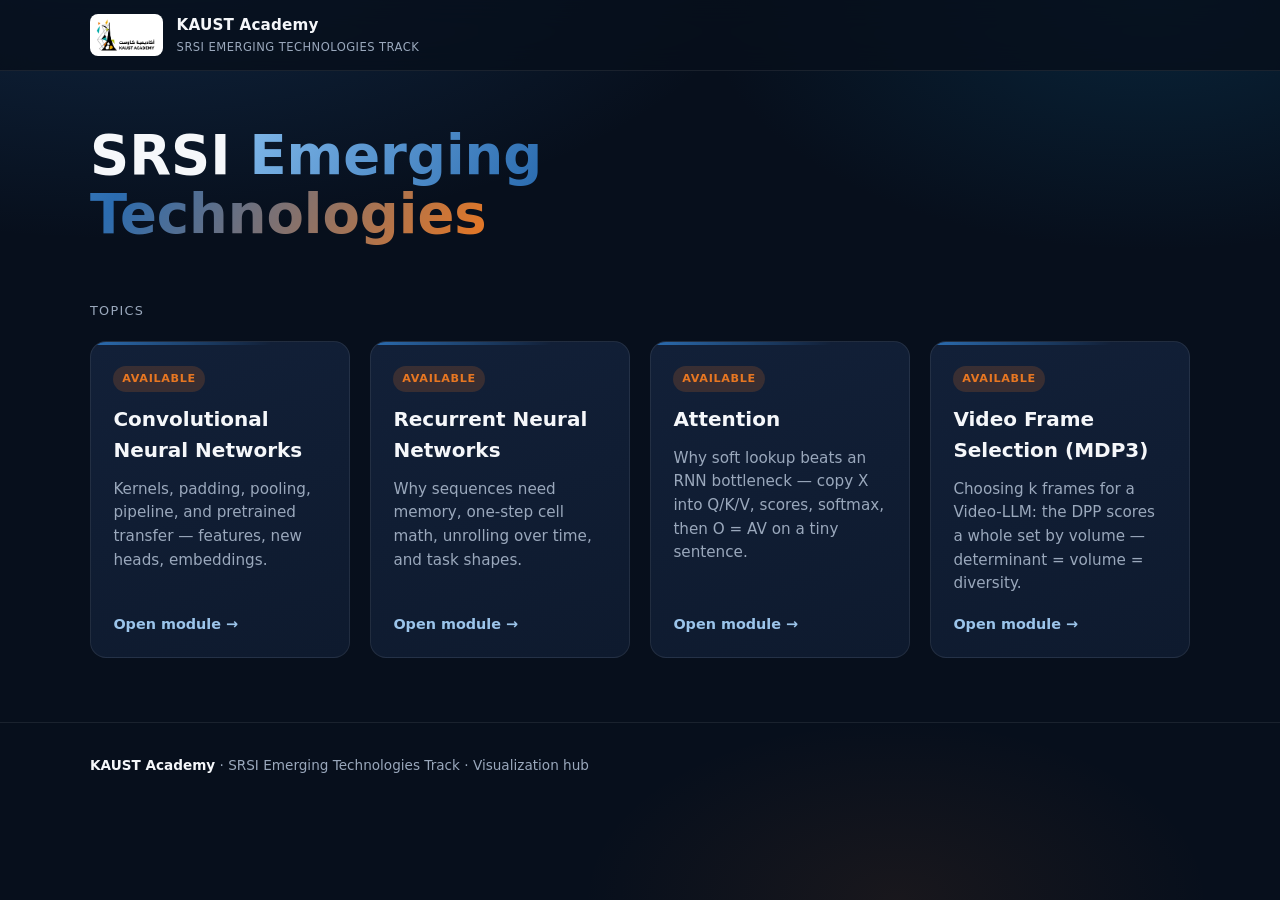
<file: docs/index.html>
<!DOCTYPE html>
<html lang="en">
  <head>
    <meta charset="utf-8" />
    <meta name="viewport" content="width=device-width, initial-scale=1" />
    <title>SRSI Emerging Technologies Track · Visualizations</title>
    <meta
      name="description"
      content="KAUST Academy SRSI Emerging Technologies Track — CNN, RNN, and Attention visualizations and teaching videos."
    />
    <link rel="stylesheet" href="./css/site.css" />
  </head>
  <body>
    <header class="site-header">
      <div class="wrap header-inner">
        <a class="brand" href="./index.html">
          <img src="./img/kaust-academy.png" alt="KAUST Academy" />
          <div class="brand-text">
            <strong>KAUST Academy</strong>
            <span>SRSI Emerging Technologies Track</span>
          </div>
        </a>
      </div>
    </header>

    <main>
      <section class="hero wrap">
        <h1>SRSI <em>Emerging Technologies</em></h1>
      </section>

      <section class="wrap">
        <p class="section-label">Topics</p>
        <div class="topic-grid" id="topic-grid"></div>
      </section>
    </main>

    <footer class="site-footer">
      <div class="wrap">
        <strong>KAUST Academy</strong> · SRSI Emerging Technologies Track · Visualization hub
      </div>
    </footer>

    <script src="./js/topics-data.js"></script>
    <script>
      (function () {
        const grid = document.getElementById("topic-grid");
        const topics = (window.SRSI && window.SRSI.topics) || [];
        grid.innerHTML = topics
          .map((t) => {
            const live = t.status === "available";
            const inner = `
              <span class="badge ${live ? "live" : "soon"}">${live ? "Available" : "Coming soon"}</span>
              <h2>${t.title}</h2>
              <p>${t.blurb || ""}</p>
              ${live ? `<span class="card-cta">Open module →</span>` : ""}
            `;
            if (live) {
              return `<a class="topic-card available" data-reveal href="./${t.href}">${inner}</a>`;
            }
            return `<div class="topic-card coming_soon" data-reveal aria-disabled="true">${inner}</div>`;
          })
          .join("");
      })();
    </script>
    <script src="./js/site.js"></script>
  </body>
</html>
</file>
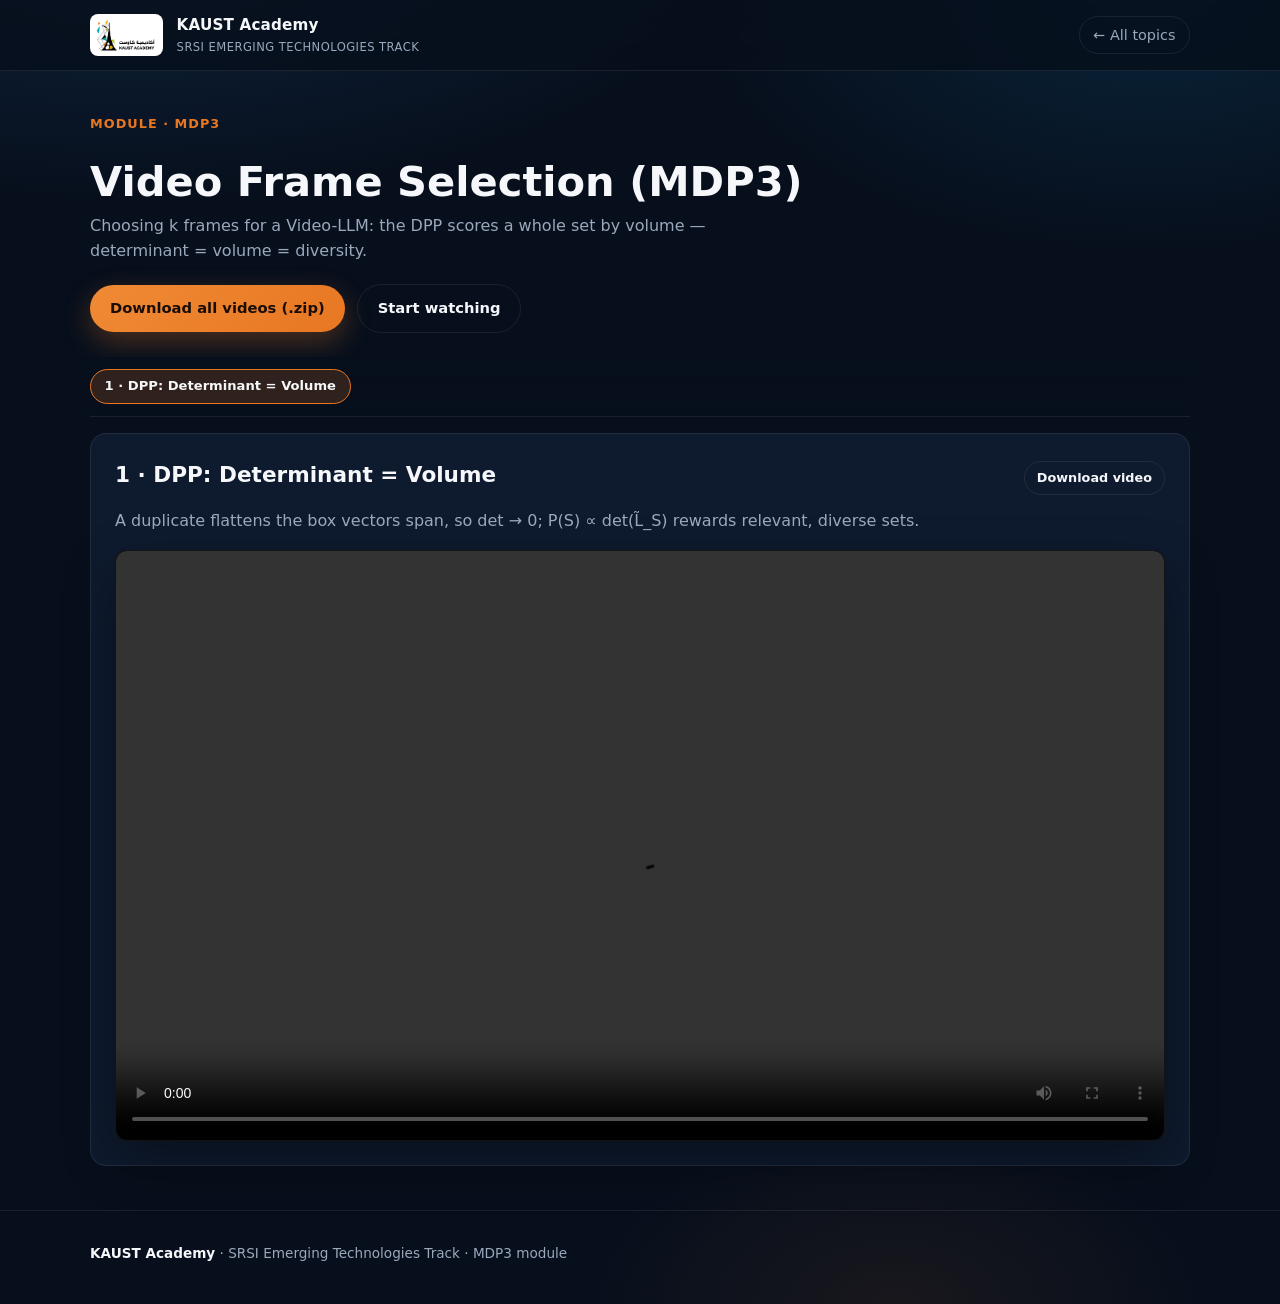
<file: docs/topics/mdp3.html>
<!DOCTYPE html>
<html lang="en">
  <head>
    <meta charset="utf-8" />
    <meta name="viewport" content="width=device-width, initial-scale=1" />
    <title>Video Frame Selection (MDP3) · SRSI Emerging Technologies Track</title>
    <meta
      name="description"
      content="How MDP3 chooses frames for Video-LLMs — the DPP scores a whole set by volume: determinant = volume = diversity."
    />
    <link rel="stylesheet" href="../css/site.css" />
  </head>
  <body>
    <header class="site-header">
      <div class="wrap header-inner">
        <a class="brand" href="../index.html">
          <img src="../img/kaust-academy.png" alt="KAUST Academy" />
          <div class="brand-text">
            <strong>KAUST Academy</strong>
            <span>SRSI Emerging Technologies Track</span>
          </div>
        </a>
        <a class="nav-link" href="../index.html">← All topics</a>
      </div>
    </header>

    <main class="wrap">
      <div class="topic-hero" id="topic-hero">
        <!-- filled by JS -->
      </div>

      <nav class="section-nav" id="section-nav" aria-label="Sections"></nav>
      <div id="sections"></div>
    </main>

    <footer class="site-footer">
      <div class="wrap">
        <strong>KAUST Academy</strong> · SRSI Emerging Technologies Track · MDP3 module
      </div>
    </footer>

    <script src="../js/topics-data.js"></script>
    <script>
      (function () {
        const topic = (window.SRSI.topics || []).find((t) => t.id === "mdp3");
        if (!topic) return;

        const hero = document.getElementById("topic-hero");
        hero.innerHTML = `
          <div>
            <div class="hero-kicker">Module · MDP3</div>
            <h1>${topic.title}</h1>
            <p class="lede">${topic.blurb}</p>
          </div>
          <div class="topic-actions">
            <a class="btn btn-orange" href="../${topic.zip}" download>Download all videos (.zip)</a>
            <a class="btn btn-ghost" href="#${topic.sections[0].id}">Start watching</a>
          </div>
        `;

        const nav = document.getElementById("section-nav");
        nav.innerHTML = topic.sections
          .map(
            (s, i) =>
              `<a href="#${s.id}"${i === 0 ? ' class="is-active"' : ""}>${s.title.replace(/^(\d+)\s*·\s*/, "$1 · ")}</a>`
          )
          .join("");

        const root = document.getElementById("sections");
        root.innerHTML = topic.sections
          .map((s) => {
            const src = `../${topic.videoDir}/${s.file}`;
            return `
            <article class="lesson-section" id="${s.id}" data-reveal>
              <header>
                <h2>${s.title}</h2>
                <a class="btn btn-ghost btn-sm" href="${src}" download>Download video</a>
              </header>
              <p class="blurb">${s.blurb}</p>
              <div class="video-shell">
                <video class="lesson-video" controls preload="metadata" playsinline src="${src}">
                  Your browser does not support HTML5 video.
                </video>
              </div>
            </article>`;
          })
          .join("");
      })();
    </script>
    <script src="../js/site.js"></script>
  </body>
</html>
</file>
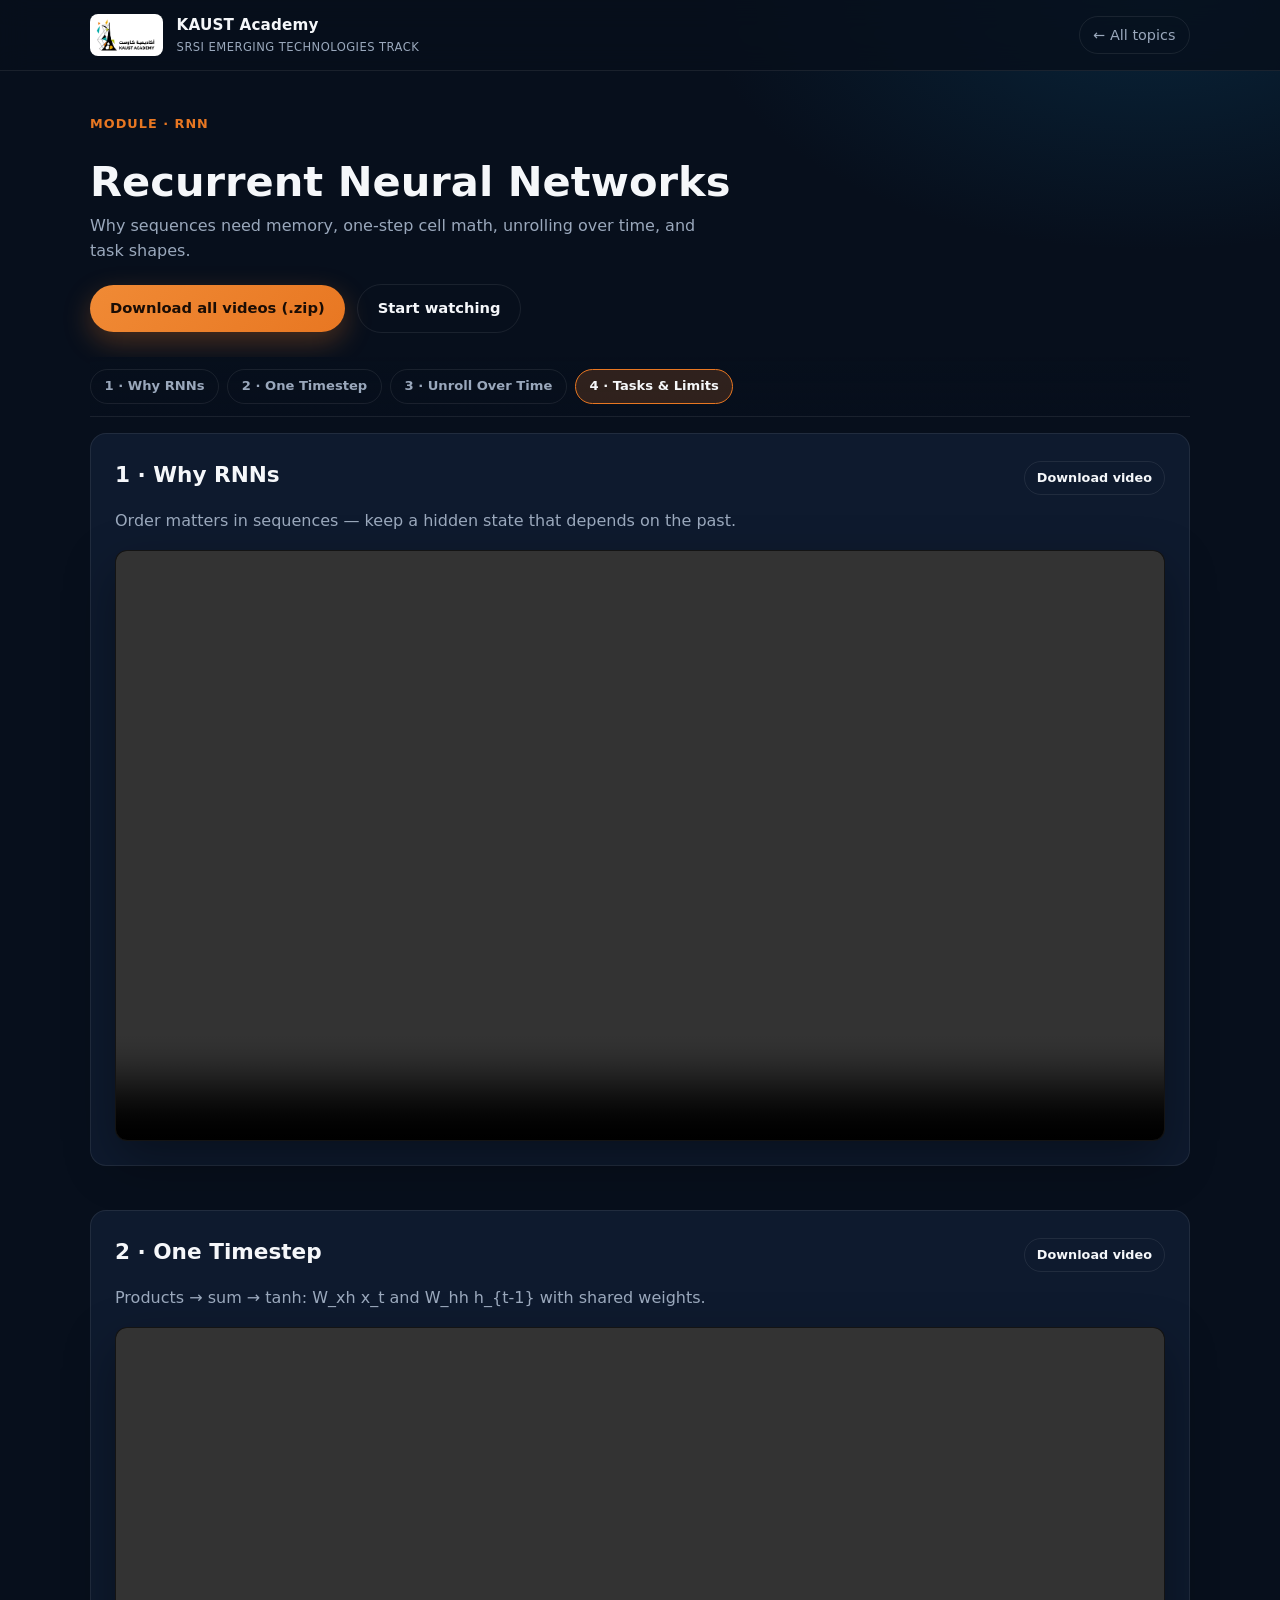
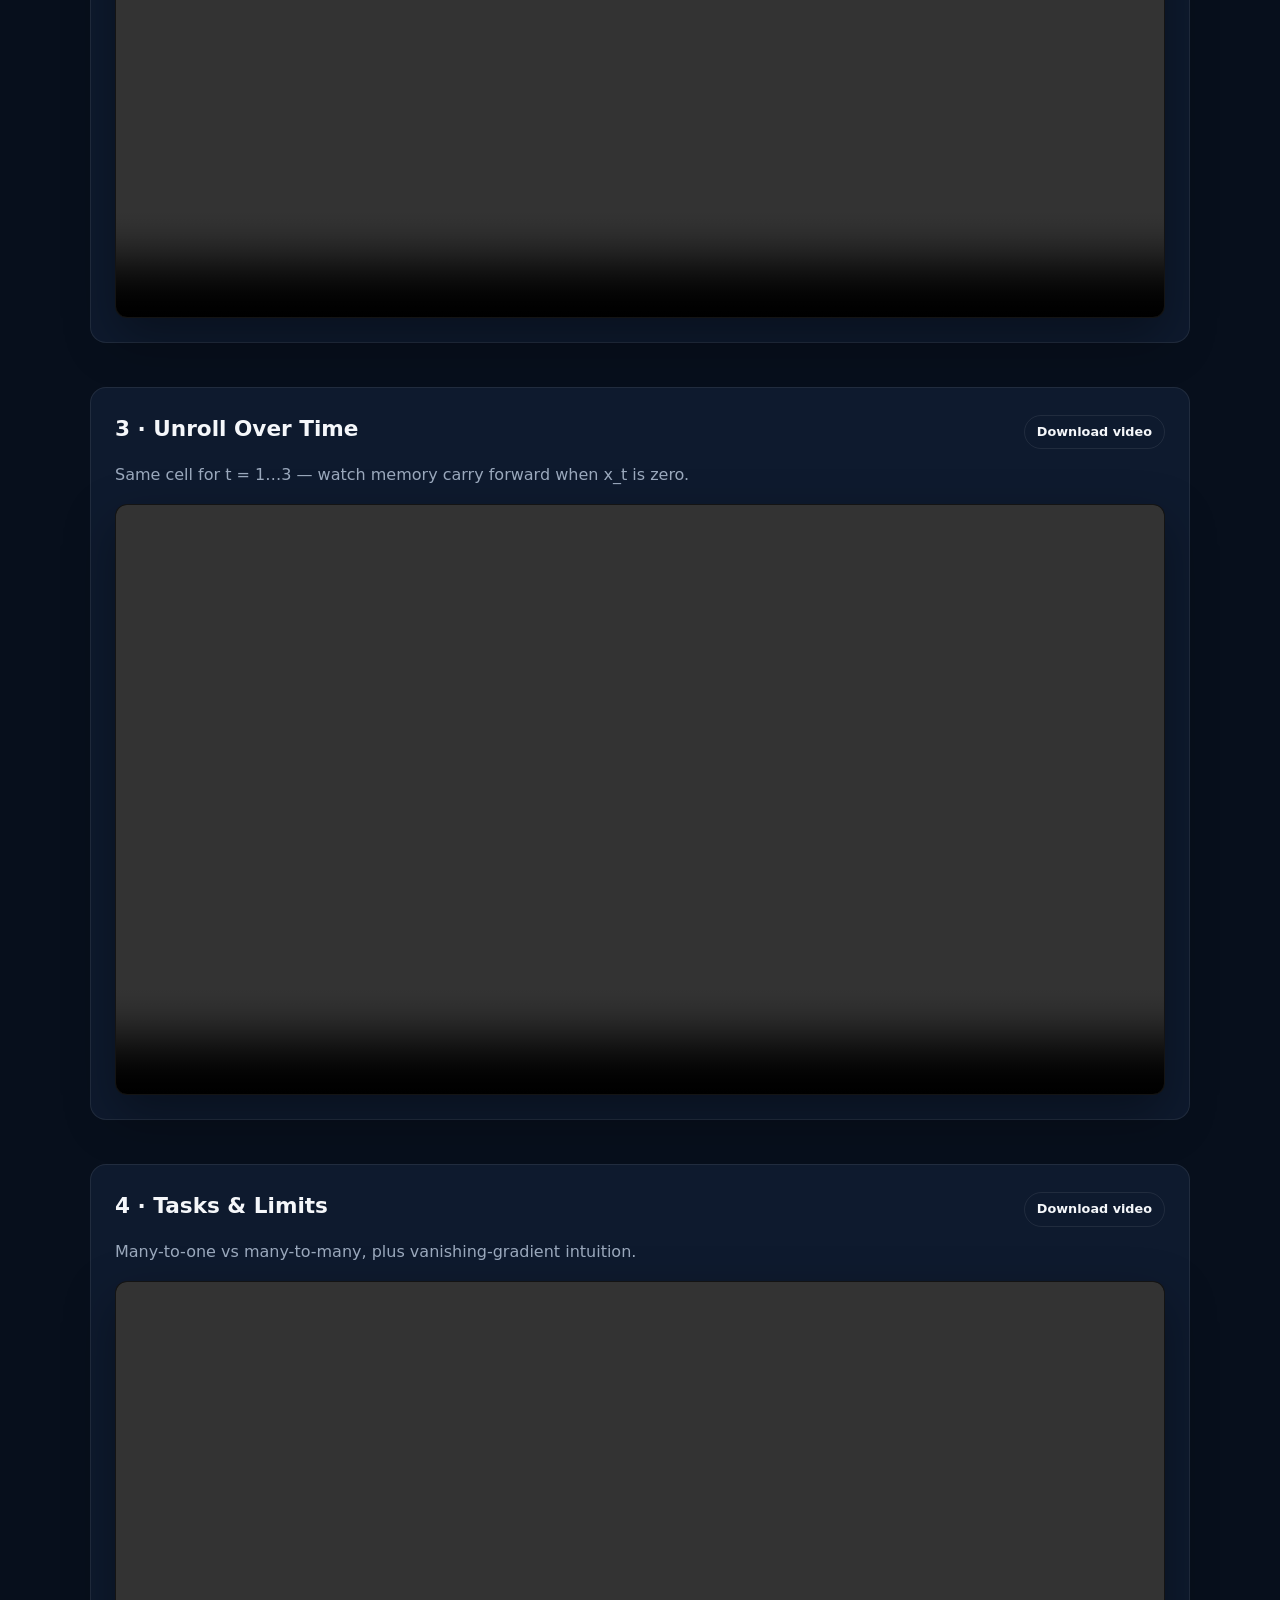
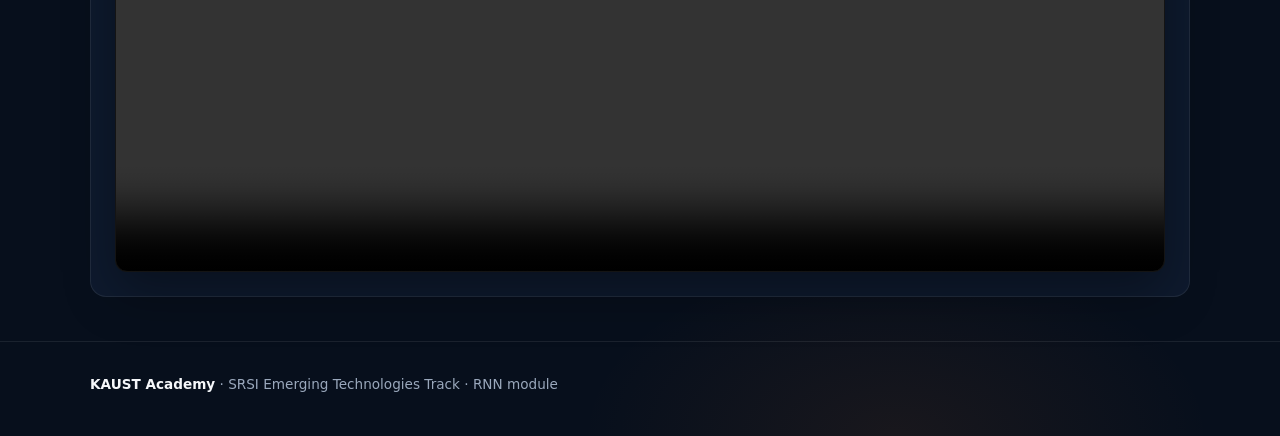
<file: docs/topics/rnn.html>
<!DOCTYPE html>
<html lang="en">
  <head>
    <meta charset="utf-8" />
    <meta name="viewport" content="width=device-width, initial-scale=1" />
    <title>RNNs · SRSI Emerging Technologies Track</title>
    <meta
      name="description"
      content="Watch RNN teaching videos section by section — Why RNNs, cell math, unroll, tasks. Download all as ZIP."
    />
    <link rel="stylesheet" href="../css/site.css" />
  </head>
  <body>
    <header class="site-header">
      <div class="wrap header-inner">
        <a class="brand" href="../index.html">
          <img src="../img/kaust-academy.png" alt="KAUST Academy" />
          <div class="brand-text">
            <strong>KAUST Academy</strong>
            <span>SRSI Emerging Technologies Track</span>
          </div>
        </a>
        <a class="nav-link" href="../index.html">← All topics</a>
      </div>
    </header>

    <main class="wrap">
      <div class="topic-hero" id="topic-hero"></div>
      <nav class="section-nav" id="section-nav" aria-label="Sections"></nav>
      <div id="sections"></div>
    </main>

    <footer class="site-footer">
      <div class="wrap">
        <strong>KAUST Academy</strong> · SRSI Emerging Technologies Track · RNN module
      </div>
    </footer>

    <script src="../js/topics-data.js"></script>
    <script>
      (function () {
        const topic = (window.SRSI.topics || []).find((t) => t.id === "rnn");
        if (!topic) return;

        const hero = document.getElementById("topic-hero");
        hero.innerHTML = `
          <div>
            <div class="hero-kicker">Module · RNN</div>
            <h1>${topic.title}</h1>
            <p class="lede">${topic.blurb}</p>
          </div>
          <div class="topic-actions">
            <a class="btn btn-orange" href="../${topic.zip}" download>Download all videos (.zip)</a>
            <a class="btn btn-ghost" href="#${topic.sections[0].id}">Start watching</a>
          </div>
        `;

        const nav = document.getElementById("section-nav");
        nav.innerHTML = topic.sections
          .map(
            (s, i) =>
              `<a href="#${s.id}"${i === 0 ? ' class="is-active"' : ""}>${s.title.replace(/^(\d+)\s*·\s*/, "$1 · ")}</a>`
          )
          .join("");

        const root = document.getElementById("sections");
        root.innerHTML = topic.sections
          .map((s) => {
            const src = `../${topic.videoDir}/${s.file}`;
            return `
            <article class="lesson-section" id="${s.id}" data-reveal>
              <header>
                <h2>${s.title}</h2>
                <a class="btn btn-ghost btn-sm" href="${src}" download>Download video</a>
              </header>
              <p class="blurb">${s.blurb}</p>
              <div class="video-shell">
                <video class="lesson-video" controls preload="metadata" playsinline src="${src}">
                  Your browser does not support HTML5 video.
                </video>
              </div>
            </article>`;
          })
          .join("");
      })();
    </script>
    <script src="../js/site.js"></script>
  </body>
</html>
</file>
<file: docs/css/site.css>
/* SRSI Emerging Technologies Track — site styles */
:root {
  --bg: #070f1c;
  --bg-elevated: #0e1a2e;
  --bg-card: #122038;
  --line: rgba(255, 255, 255, 0.08);
  --blue: #2b6cb0;
  --blue-deep: #0b3d5c;
  --blue-glow: rgba(43, 108, 176, 0.35);
  --orange: #e87722;
  --orange-soft: rgba(232, 119, 34, 0.18);
  --text: #f5f7fa;
  --muted: #9aa8bc;
  --radius: 16px;
  --font: "Segoe UI", system-ui, -apple-system, sans-serif;
  --max: 1100px;
}

*,
*::before,
*::after {
  box-sizing: border-box;
}

html {
  scroll-behavior: smooth;
}

body {
  margin: 0;
  font-family: var(--font);
  color: var(--text);
  background:
    radial-gradient(1200px 600px at 10% -10%, rgba(43, 108, 176, 0.28), transparent 55%),
    radial-gradient(900px 500px at 90% 0%, rgba(11, 61, 92, 0.45), transparent 50%),
    radial-gradient(700px 400px at 70% 100%, rgba(232, 119, 34, 0.08), transparent 45%),
    var(--bg);
  min-height: 100vh;
  line-height: 1.55;
}

a {
  color: inherit;
  text-decoration: none;
}

img {
  max-width: 100%;
  display: block;
}

.wrap {
  width: min(var(--max), calc(100% - 2.5rem));
  margin-inline: auto;
}

/* —— Header —— */
.site-header {
  position: sticky;
  top: 0;
  z-index: 40;
  backdrop-filter: blur(14px);
  background: rgba(7, 15, 28, 0.82);
  border-bottom: 1px solid var(--line);
}

.header-inner {
  display: flex;
  align-items: center;
  justify-content: space-between;
  gap: 1rem;
  padding: 0.85rem 0;
}

.brand {
  display: flex;
  align-items: center;
  gap: 0.85rem;
  min-width: 0;
}

.brand img {
  height: 42px;
  width: auto;
  background: #fff;
  border-radius: 8px;
  padding: 0.25rem 0.4rem;
}

.brand-text {
  display: flex;
  flex-direction: column;
  gap: 0.1rem;
  min-width: 0;
}

.brand-text strong {
  font-size: 0.95rem;
  letter-spacing: 0.01em;
  white-space: nowrap;
  overflow: hidden;
  text-overflow: ellipsis;
}

.brand-text span {
  font-size: 0.72rem;
  color: var(--muted);
  letter-spacing: 0.04em;
  text-transform: uppercase;
}

.nav-link {
  color: var(--muted);
  font-size: 0.9rem;
  border: 1px solid var(--line);
  padding: 0.45rem 0.85rem;
  border-radius: 999px;
  transition: color 0.2s, border-color 0.2s, background 0.2s;
}

.nav-link:hover {
  color: var(--text);
  border-color: var(--blue);
  background: rgba(43, 108, 176, 0.15);
}

/* —— Hero —— */
.hero {
  padding: 3.5rem 0 2.5rem;
}

.hero-kicker {
  display: inline-flex;
  align-items: center;
  gap: 0.45rem;
  color: var(--orange);
  font-size: 0.8rem;
  font-weight: 600;
  letter-spacing: 0.08em;
  text-transform: uppercase;
  margin-bottom: 1rem;
}

.hero h1 {
  font-size: clamp(2.1rem, 5vw, 3.4rem);
  line-height: 1.08;
  margin: 0 0 1rem;
  max-width: 14ch;
  font-weight: 750;
}

.hero h1 em {
  font-style: normal;
  color: transparent;
  background: linear-gradient(120deg, #7eb6e8, #2b6cb0 45%, #e87722);
  -webkit-background-clip: text;
  background-clip: text;
}

.hero p {
  margin: 0;
  max-width: 38rem;
  color: var(--muted);
  font-size: 1.05rem;
}

/* —— Topic cards —— */
.section-label {
  margin: 0 0 1.25rem;
  font-size: 0.8rem;
  letter-spacing: 0.1em;
  text-transform: uppercase;
  color: var(--muted);
}

.topic-grid {
  display: grid;
  grid-template-columns: repeat(auto-fit, minmax(250px, 1fr));
  gap: 1.25rem;
  padding-bottom: 4rem;
}

.topic-card {
  position: relative;
  display: flex;
  flex-direction: column;
  gap: 0.75rem;
  padding: 1.5rem 1.4rem 1.35rem;
  background: linear-gradient(160deg, var(--bg-card), var(--bg-elevated));
  border: 1px solid var(--line);
  border-radius: var(--radius);
  overflow: hidden;
  transition: transform 0.25s ease, border-color 0.25s, box-shadow 0.25s;
}

.topic-card::before {
  content: "";
  position: absolute;
  inset: 0 0 auto 0;
  height: 3px;
  background: linear-gradient(90deg, var(--blue), transparent 70%);
}

.topic-card.available:hover {
  transform: translateY(-4px);
  border-color: rgba(43, 108, 176, 0.55);
  box-shadow: 0 18px 40px rgba(0, 0, 0, 0.35), 0 0 0 1px var(--blue-glow);
}

.topic-card.coming_soon {
  opacity: 0.55;
  cursor: not-allowed;
}

.topic-card.coming_soon::before {
  background: linear-gradient(90deg, #445, transparent 70%);
}

.topic-card h2 {
  margin: 0;
  font-size: 1.25rem;
}

.topic-card p {
  margin: 0;
  color: var(--muted);
  flex: 1;
  font-size: 0.95rem;
}

.badge {
  align-self: flex-start;
  font-size: 0.7rem;
  font-weight: 700;
  letter-spacing: 0.06em;
  text-transform: uppercase;
  padding: 0.28rem 0.55rem;
  border-radius: 999px;
}

.badge.live {
  background: var(--orange-soft);
  color: var(--orange);
}

.badge.soon {
  background: rgba(255, 255, 255, 0.06);
  color: var(--muted);
}

.card-cta {
  margin-top: 0.35rem;
  color: #9bc4ea;
  font-weight: 600;
  font-size: 0.9rem;
}

/* —— Buttons —— */
.btn {
  display: inline-flex;
  align-items: center;
  justify-content: center;
  gap: 0.45rem;
  padding: 0.75rem 1.25rem;
  border-radius: 999px;
  font-weight: 700;
  font-size: 0.92rem;
  border: none;
  cursor: pointer;
  transition: transform 0.15s, filter 0.15s, background 0.15s;
}

.btn:hover {
  transform: translateY(-1px);
  filter: brightness(1.05);
}

.btn-orange {
  background: linear-gradient(135deg, #f08a35, var(--orange));
  color: #1a0d05;
  box-shadow: 0 10px 28px rgba(232, 119, 34, 0.3);
}

.btn-ghost {
  background: transparent;
  color: var(--text);
  border: 1px solid var(--line);
}

.btn-sm {
  padding: 0.4rem 0.75rem;
  font-size: 0.8rem;
  font-weight: 600;
}

/* —— Topic page —— */
.topic-hero {
  padding: 2.5rem 0 1.5rem;
  display: grid;
  gap: 1.25rem;
}

.topic-hero h1 {
  margin: 0;
  font-size: clamp(1.8rem, 4vw, 2.6rem);
}

.topic-hero .lede {
  margin: 0;
  color: var(--muted);
  max-width: 40rem;
}

.topic-actions {
  display: flex;
  flex-wrap: wrap;
  gap: 0.75rem;
  align-items: center;
}

.section-nav {
  position: sticky;
  top: 68px;
  z-index: 30;
  display: flex;
  gap: 0.5rem;
  overflow-x: auto;
  padding: 0.75rem 0;
  margin-bottom: 1rem;
  background: linear-gradient(180deg, rgba(7, 15, 28, 0.95), rgba(7, 15, 28, 0.75));
  border-bottom: 1px solid var(--line);
  scrollbar-width: thin;
}

.section-nav a {
  flex: 0 0 auto;
  padding: 0.4rem 0.85rem;
  border-radius: 999px;
  border: 1px solid var(--line);
  color: var(--muted);
  font-size: 0.82rem;
  font-weight: 600;
  white-space: nowrap;
  transition: background 0.2s, color 0.2s, border-color 0.2s;
}

.section-nav a:hover,
.section-nav a.is-active {
  color: var(--text);
  border-color: var(--orange);
  background: var(--orange-soft);
}

.lesson-section {
  margin: 0 0 2.75rem;
  padding: 1.5rem;
  background: var(--bg-elevated);
  border: 1px solid var(--line);
  border-radius: var(--radius);
}

.lesson-section header {
  display: flex;
  flex-wrap: wrap;
  align-items: baseline;
  justify-content: space-between;
  gap: 0.75rem;
  margin-bottom: 0.85rem;
}

.lesson-section h2 {
  margin: 0;
  font-size: 1.35rem;
}

.lesson-section .blurb {
  margin: 0 0 1rem;
  color: var(--muted);
}

.video-shell {
  border-radius: 12px;
  overflow: hidden;
  background: #000;
  border: 1px solid var(--line);
  box-shadow: 0 20px 50px rgba(0, 0, 0, 0.35);
}

.lesson-video {
  width: 100%;
  aspect-ratio: 16 / 9;
  display: block;
  background: #000;
}

/* —— Reveal —— */
[data-reveal] {
  opacity: 0;
  transform: translateY(14px);
  transition: opacity 0.55s ease, transform 0.55s ease;
}

[data-reveal].is-visible {
  opacity: 1;
  transform: none;
}

/* —— Footer —— */
.site-footer {
  border-top: 1px solid var(--line);
  padding: 2rem 0 2.5rem;
  color: var(--muted);
  font-size: 0.85rem;
}

.site-footer strong {
  color: var(--text);
}

@media (max-width: 640px) {
  .brand-text strong {
    font-size: 0.82rem;
  }
  .hero {
    padding-top: 2.25rem;
  }
  .lesson-section {
    padding: 1.1rem;
  }
}
</file>
